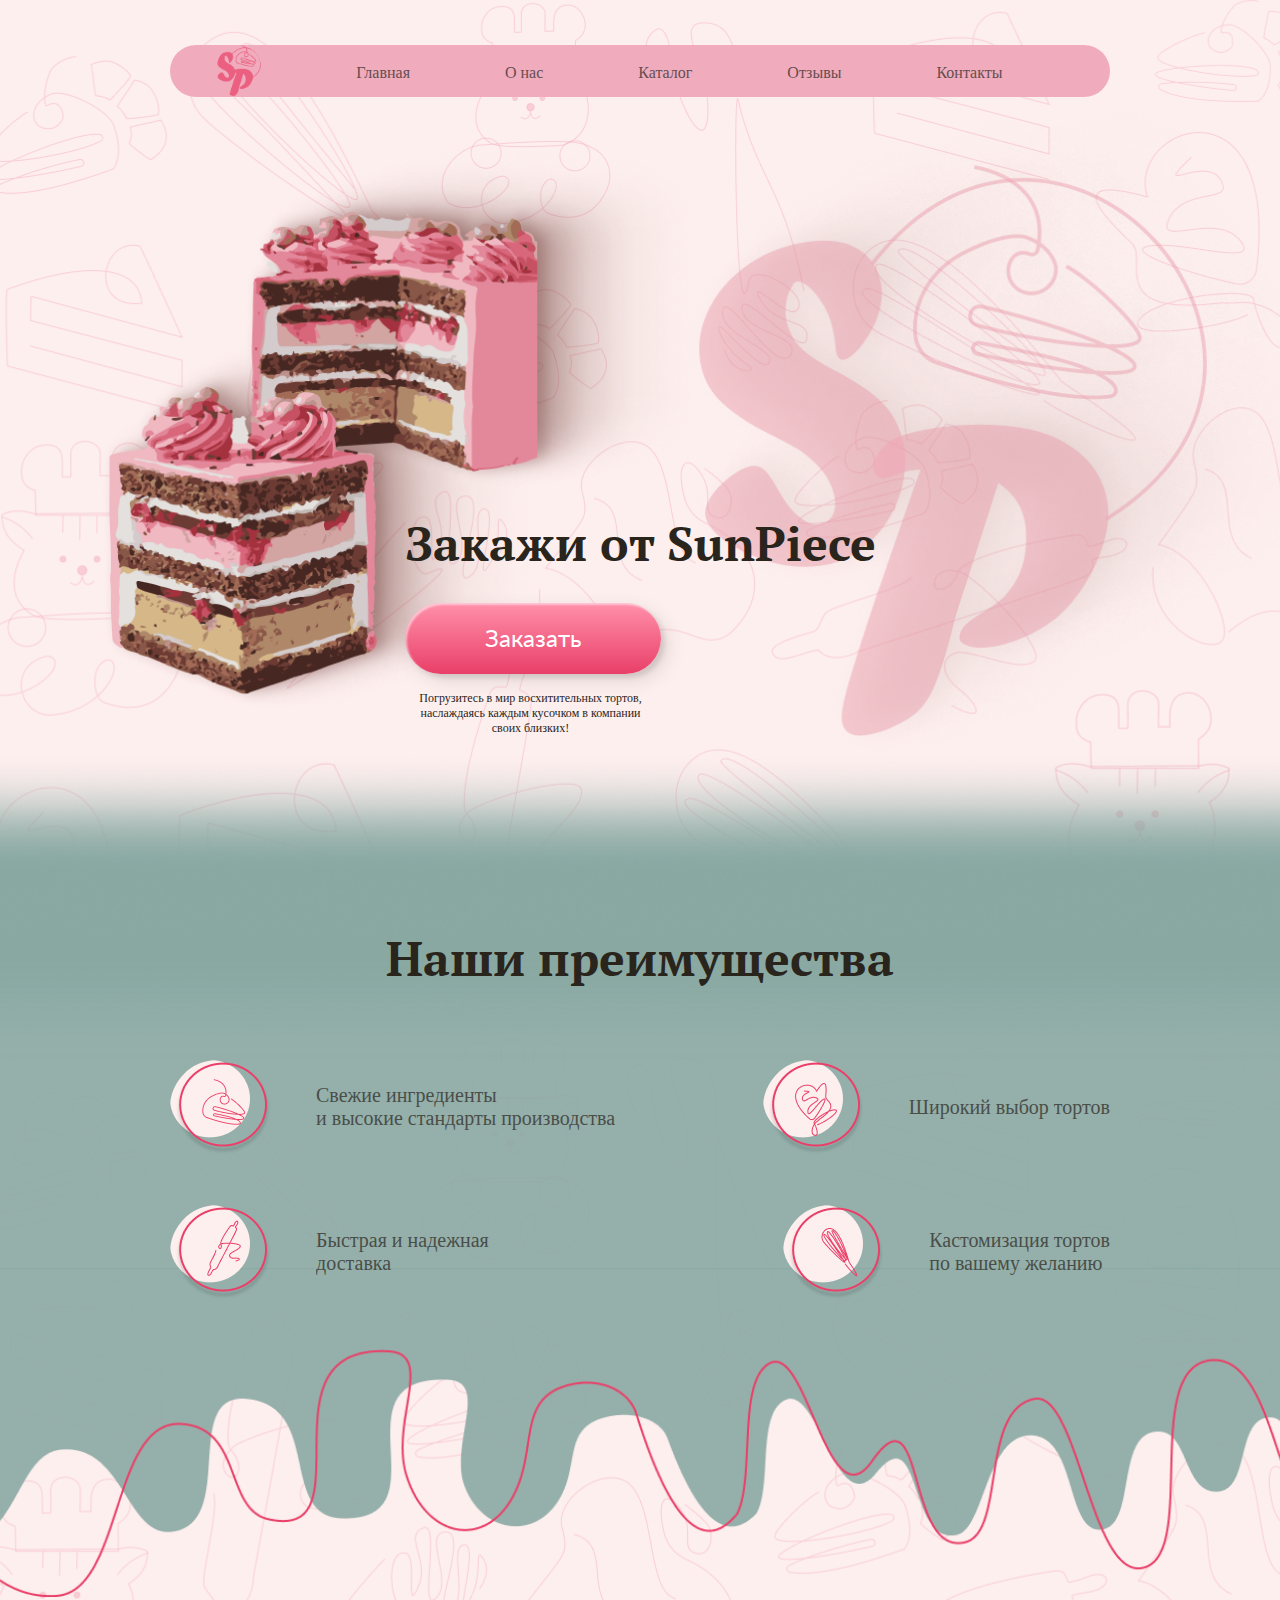
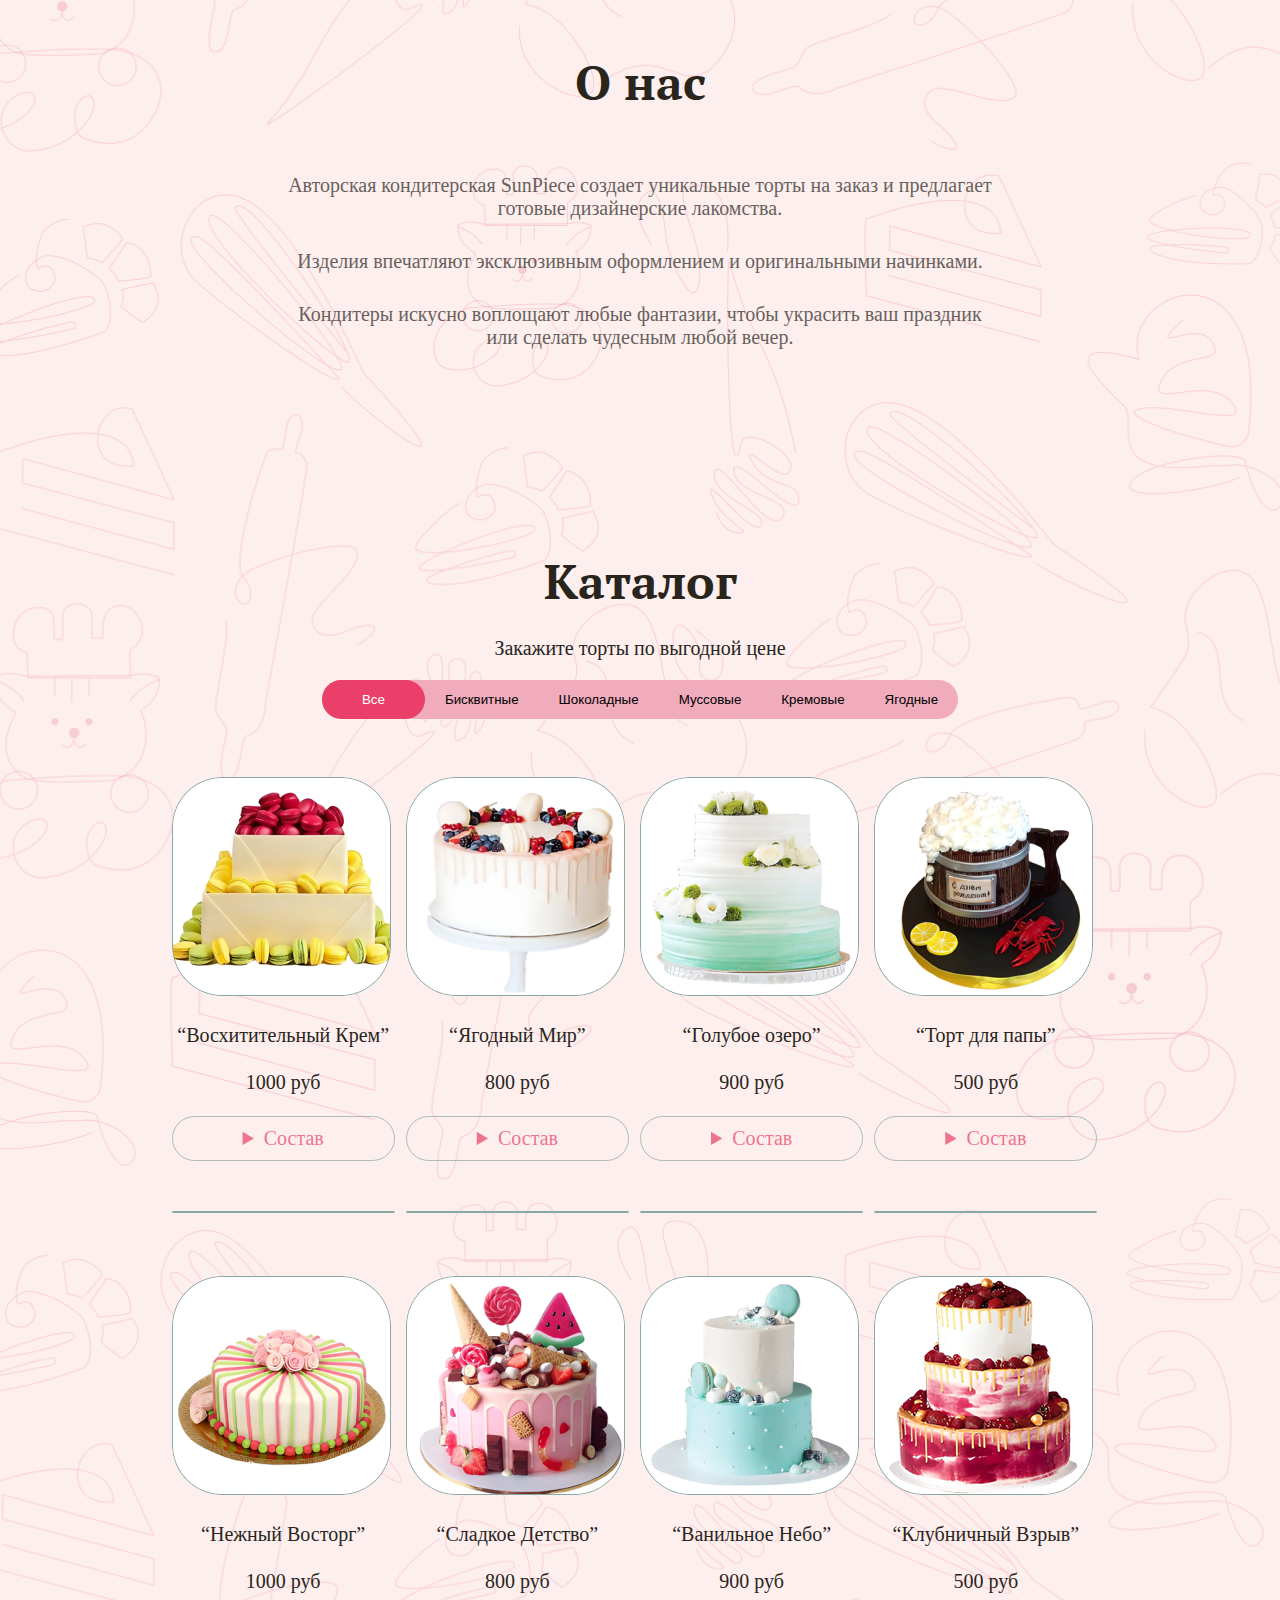
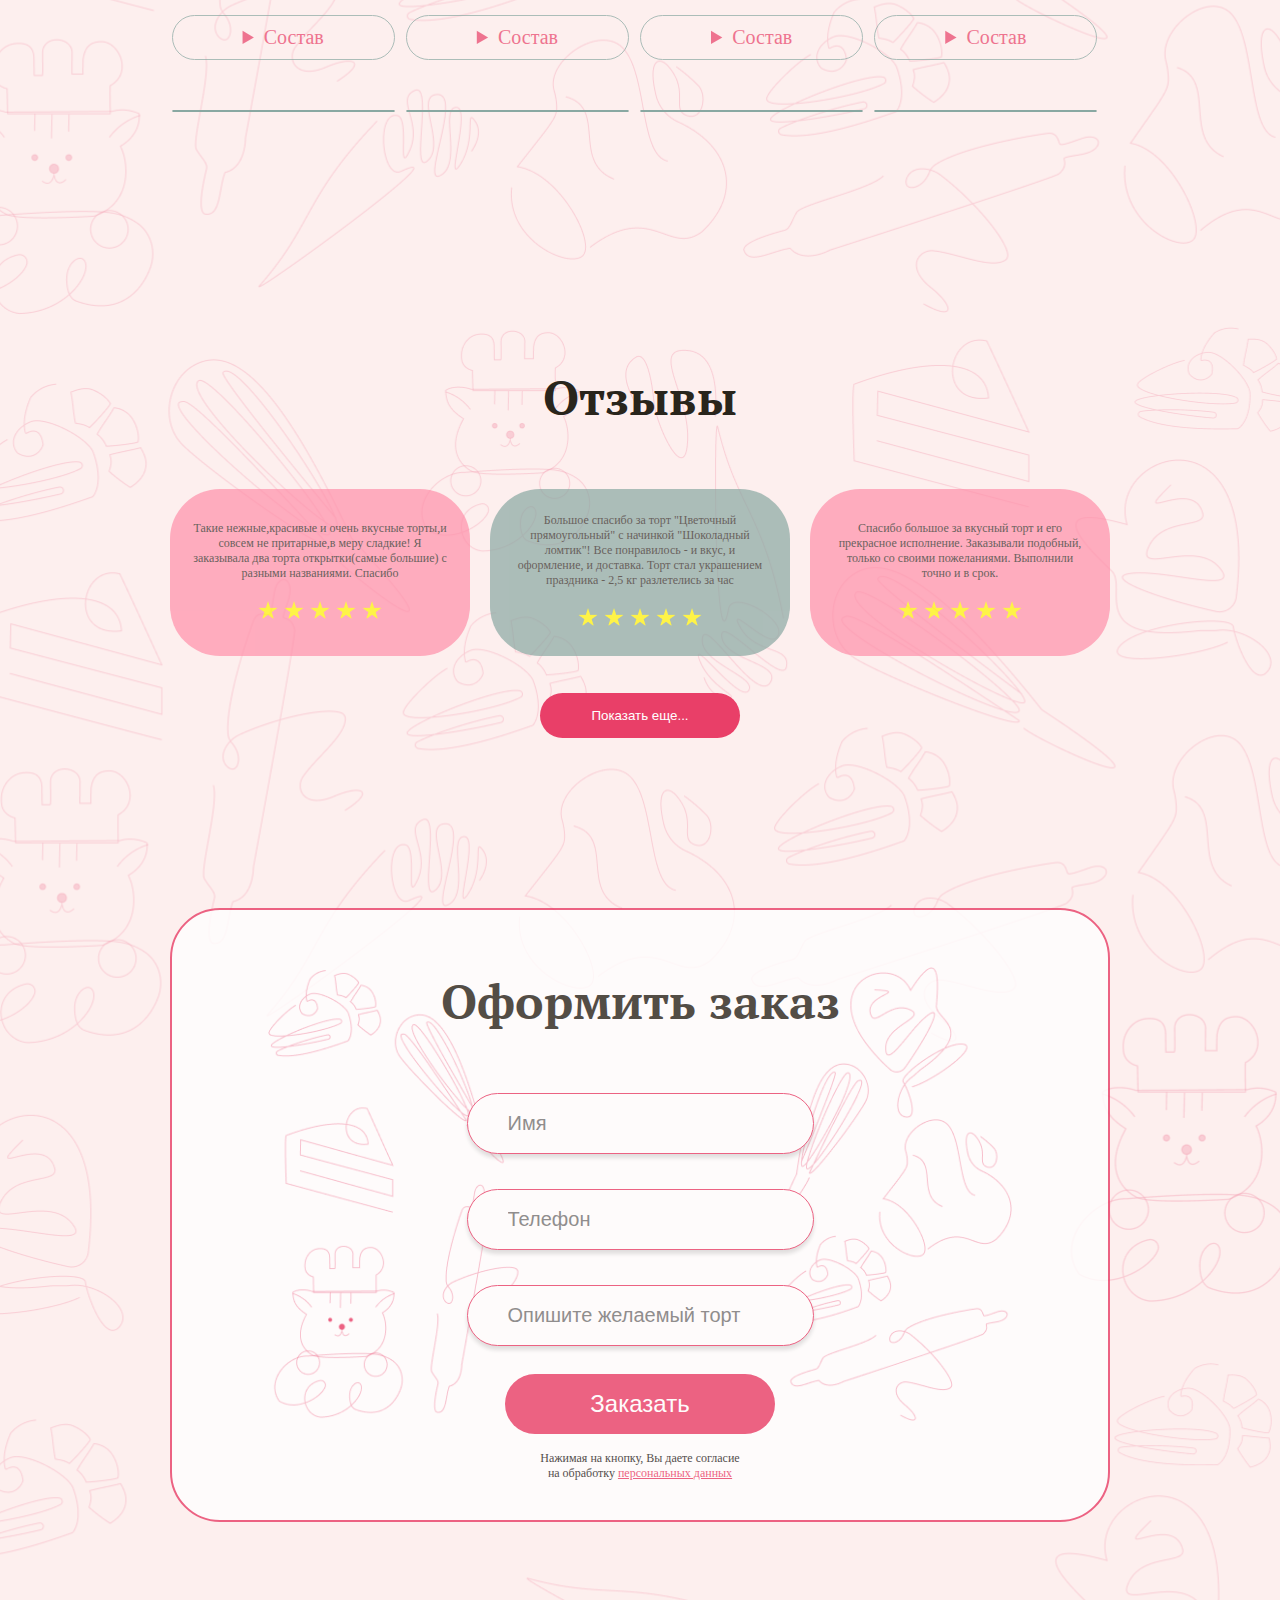
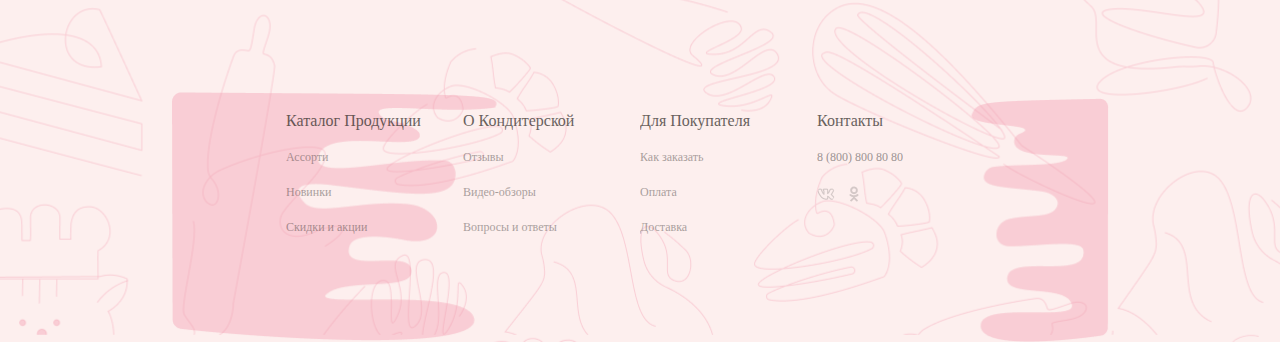
<file: index.html>
<!DOCTYPE html>
<html lang="ru">
<head>
    <meta charset="UTF-8">
    <meta http-equiv="X-UA-Compatible" content="IE=edge">
    <meta name="viewport" content="width=device-width, initial-scale=1.0">
    
    <link rel="preconnect" href="https://fonts.googleapis.com">
    <link rel="preconnect" href="https://fonts.gstatic.com" crossorigin>
    <link href="https://fonts.googleapis.com/css2?family=Lato&family=PT+Serif&display=swap" rel="stylesheet">
    <link rel="stylesheet" href="css/style.css">
    <title>Cake</title>
    
</head>
<body>
        <div id="main-li"></div>
        <div class="container">
            <header id="nav">
                    <ul class="menu">
                        <li><a href="#"><img class="logotip" src="img/logo.png" alt="logo"></a></li>
                        <li><a href="#main-li" class="active">Главная</a></li>
                        <li><a href="#about">О нас</a></li>
                        <li><a href="#catalog-li">Каталог</a></li>
                        <li><a href="#reviews">Отзывы</a></li>
                        <li><a href="#contacts">Контакты</a></li>
                    </ul>
                    <button class="burger" onclick="toggleMenu()">
                        <span class="line line-1"></span>
                        <span class="line line-2"></span>
                        <span class="line line-3"></span>
                    </button>
            </header>
        </div>
        
        <div class="container">
            <div class="content-1">
                <h1>Закажи от SunPiece</h1>
                <button class="custom-btn btn-3">
                    <span><a href="#button-1">Заказать</a></span>
                </button>
                <p>Погрузитесь в мир восхитительных тортов, 
                   наслаждаясь каждым кусочком в компании своих близких!
                </p>
            </div>
        </div>

        <div class="container">
            <div class="content-2">
                <h1>Наши преимущества</h1>
                <div class="advantagt">
                    <div class="ad-1">
                        <img src="img/icon-1.png" alt="1">
                        <p>Свежие ингредиенты<br>
                            и высокие стандарты производства</p>
                    </div>
                    <div class="ad-1">
                        <img src="img/icon-2.png" alt="2">
                        <p>Широкий выбор тортов</p>
                    </div>
                    <div class="ad-1">
                        <img src="img/icon-3.png" alt="3">
                        <p>Быстрая и надежная<br>
                            доставка</p>
                    </div>
                    <div class="ad-1">
                        <img src="img/icon-4.png" alt="4">
                        <p>Кастомизация тортов<br>
                            по вашему желанию</p>
                    </div>
                </div>
            </div>
        </div>

        <div id="about"></div>
        <div class="container">
            <div class="content-3">
                <h1>О нас</h1>
                <p>Авторская кондитерская SunPiece создает уникальные торты на заказ 
                    и предлагает готовые дизайнерские лакомства.</p>
                    
                <p>Изделия впечатляют эксклюзивным оформлением и оригинальными начинками.</p>
                    
                <p>Кондитеры искусно воплощают любые фантазии, чтобы украсить ваш праздник 
                    или сделать чудесным любой вечер.</p>
            </div>
        </div>

        <div id="catalog-li"></div>
        <div class="container">
            <div class="content-4">
                <h1>Каталог</h1>
                <p>Закажите торты по выгодной цене</p>
                    <div id="catalog">
                        <button class="btn active" onclick="filterSelection('all')"> Все</button>
                        <button class="btn" onclick="filterSelection('biscuit')"> Бисквитные</button>
                        <button class="btn" onclick="filterSelection('chocolate')"> Шоколадные</button>
                        <button class="btn" onclick="filterSelection('mousse')"> Муссовые</button>
                        <button class="btn" onclick="filterSelection('cream')"> Кремовые</button>
                        <button class="btn" onclick="filterSelection('berry')"> Ягодные</button>
                    </div>
                <div class="cakes">
                    <div class="content-cake biscuit">
                        <img src="img/cake-1.png" alt="1">
                        <p>“Восхитительный Крем”</p>
                        <p>1000 руб</p>
                        <details>
                            <summary class="set">Состав</summary>
                            <ol>
                                <li>Яйцо 3 шт.</li>
                                <li>Мука 100 гр.</li>
                                <li>Сахар 100 гр</li>
                                <li>Соль 1 щепотка</li>
                                <li>Разрыхлитель</li>
                              </ol>
                        </details>
                        <hr>
                    </div>
                    <div class="content-cake berry">
                        <img src="img/cake-2.png" alt="1">
                        <p>“Ягодный Мир”</p>
                        <p>800 руб</p>
                        <details>
                            <summary class="set">Состав</summary>
                            <ol>
                                <li>Яйцо 3 шт.</li>
                                <li>Мука 100 гр.</li>
                                <li>Сахар 100 гр</li>
                                <li>Соль 1 щепотка</li>
                                <li>Разрыхлитель</li>
                              </ol>
                        </details>
                        <hr>
                    </div>
                    <div class="content-cake biscuit mousse">
                        <img src="img/cake-3.png" alt="1">
                        <p>“Голубое озеро”</p>
                        <p>900 руб</p>
                        <details>
                            <summary class="set">Состав</summary>
                            <ol>
                                <li>Яйцо 3 шт.</li>
                                <li>Мука 100 гр.</li>
                                <li>Сахар 100 гр</li>
                                <li>Соль 1 щепотка</li>
                                <li>Разрыхлитель</li>
                              </ol>
                        </details>
                        <hr>
                    </div>
                    <div class="content-cake chocolate">
                        <img src="img/cake-4.png" alt="1">
                        <p>“Торт для папы”</p>
                        <p>500 руб</p>
                        <details>
                            <summary class="set">Состав</summary>
                            <ol>
                                <li>Яйцо 3 шт.</li>
                                <li>Мука 100 гр.</li>
                                <li>Сахар 100 гр</li>
                                <li>Соль 1 щепотка</li>
                                <li>Разрыхлитель</li>
                              </ol>
                        </details>
                        <hr>
                    </div>
                    <div class="content-cake cream mousse">
                        <img src="img/cake-5.png" alt="1">
                        <p>“Нежный Восторг”</p>
                        <p>1000 руб</p>
                        <details>
                            <summary class="set">Состав</summary>
                            <ol>
                                <li>Яйцо 3 шт.</li>
                                <li>Мука 100 гр.</li>
                                <li>Сахар 100 гр</li>
                                <li>Соль 1 щепотка</li>
                                <li>Разрыхлитель</li>
                              </ol>
                        </details>
                        <hr>
                    </div>
                    <div class="content-cake mousse chocolate">
                        <img src="img/cake-6.png" alt="1">
                        <p>“Сладкое Детство”</p>
                        <p>800 руб</p>
                        <details>
                            <summary class="set">Состав</summary>
                            <ol>
                                <li>Яйцо 3 шт.</li>
                                <li>Мука 100 гр.</li>
                                <li>Сахар 100 гр</li>
                                <li>Соль 1 щепотка</li>
                                <li>Разрыхлитель</li>
                              </ol>
                        </details>
                        <hr>
                    </div>
                    <div class="content-cake cream">
                        <img src="img/cake-7.png" alt="1">
                        <p>“Ванильное Небо”</p>
                        <p>900 руб</p>
                        <details>
                            <summary class="set">Состав</summary>
                            <ol>
                                <li>Яйцо 3 шт.</li>
                                <li>Мука 100 гр.</li>
                                <li>Сахар 100 гр</li>
                                <li>Соль 1 щепотка</li>
                                <li>Разрыхлитель</li>
                              </ol>
                        </details>
                        <hr>
                    </div>
                    <div class="content-cake cream berry">
                        <img src="img/cake-8.png" alt="1">
                        <p>“Клубничный Взрыв”</p>
                        <p>500 руб</p>
                        <details>
                            <summary class="set">Состав</summary>
                            <ol>
                                <li>Яйцо 3 шт.</li>
                                <li>Мука 100 гр.</li>
                                <li>Сахар 100 гр</li>
                                <li>Соль 1 щепотка</li>
                                <li>Разрыхлитель</li>
                              </ol>
                        </details>
                        <hr>
                    </div>
                </div>
            </div>
        </div>

        <div id="reviews"></div>
        <div  class="container">
            <div class="content-5">
                <h1>Отзывы</h1>
                <div class="reviews wrapper-boxes">
                    <div class="content-reviews box">
                        <p>Такие нежные,красивые и очень вкусные торты,и совсем не притарные,в меру сладкие!
                            Я заказывала два торта открытки(самые большие) с разными названиями.
                            Спасибо</p>
                        <ul>
                            <li><img src="img/Star-1.png" alt="1"></li>
                            <li><img src="img/Star-1.png" alt="1"></li>
                            <li><img src="img/Star-1.png" alt="1"></li>
                            <li><img src="img/Star-1.png" alt="1"></li>
                            <li><img src="img/Star-1.png" alt="1"></li>
                        </ul>
                    </div>
                    <div class="content-reviews box">
                        <p>Большое спасибо за торт "Цветочный прямоугольный" с начинкой "Шоколадный ломтик"! 
                            Все понравилось - и вкус, и оформление, и доставка. Торт стал украшением 
                            праздника - 2,5 кг разлетелись за час</p>
                        <ul>
                            <li><img src="img/Star-1.png" alt="1"></li>
                            <li><img src="img/Star-1.png" alt="1"></li>
                            <li><img src="img/Star-1.png" alt="1"></li>
                            <li><img src="img/Star-1.png" alt="1"></li>
                            <li><img src="img/Star-1.png" alt="1"></li>
                        </ul>
                    </div>
                    <div class="content-reviews box">
                        <p>Спасибо большое за вкусный торт и его прекрасное исполнение. Заказывали подобный, 
                            только со своими пожеланиями. Выполнили точно и в срок.</p>
                        <ul>
                            <li><img src="img/Star-1.png" alt="1"></li>
                            <li><img src="img/Star-1.png" alt="1"></li>
                            <li><img src="img/Star-1.png" alt="1"></li>
                            <li><img src="img/Star-1.png" alt="1"></li>
                            <li><img src="img/Star-1.png" alt="1"></li>
                        </ul>
                    </div>
                    <div class="content-reviews box">
                        <p>Заказывала тортик на день рождения здесь впервые. Всё очень понравилось! 
                            Торт бесподобный, очень красивый и вкусный, начинки-супер! 
                            Оформление заказа, доставка, всё на высшем уровне! Спасибо большое!</p>
                        <ul>
                            <li><img src="img/Star-1.png" alt="1"></li>
                            <li><img src="img/Star-1.png" alt="1"></li>
                            <li><img src="img/Star-1.png" alt="1"></li>
                            <li><img src="img/Star-1.png" alt="1"></li>
                            <li><img src="img/Star-1.png" alt="1"></li>
                        </ul>
                    </div>
                    <div class="content-reviews box">
                        <p>Очень красивый торт"Девушка в цветах".Вкус божественный,нежный-черничное мороженое.
                            Спасибо огромное!Спасибо за своевременную доставку.</p>
                        <ul>
                            <li><img src="img/Star-1.png" alt="1"></li>
                            <li><img src="img/Star-1.png" alt="1"></li>
                            <li><img src="img/Star-1.png" alt="1"></li>
                            <li><img src="img/Star-1.png" alt="1"></li>
                            <li><img src="img/Star-1.png" alt="1"></li>
                        </ul>
                    </div>
                    <div class="content-reviews box">
                        <p>Спасибо большое за вкуснейший торт и удовольствие от очень красивого оформления! 
                            А также спасибо за консультацию перед заказом, благодаря которой мы смогли не только 
                            сэкономить, но и выбрать идеальную начинку!</p>
                        <ul>
                            <li><img src="img/Star-1.png" alt="1"></li>
                            <li><img src="img/Star-1.png" alt="1"></li>
                            <li><img src="img/Star-1.png" alt="1"></li>
                            <li><img src="img/Star-1.png" alt="1"></li>
                            <li><img src="img/Star-2.png" alt="1"></li>
                        </ul>
                    </div>
                    <div class="content-reviews box">
                        <p>Такие нежные,красивые и очень вкусные торты,и совсем не притарные,в меру сладкие!
                            Я заказывала два торта открытки(самые большие) с разными названиями.
                            Спасибо</p>
                        <ul>
                            <li><img src="img/Star-1.png" alt="1"></li>
                            <li><img src="img/Star-1.png" alt="1"></li>
                            <li><img src="img/Star-1.png" alt="1"></li>
                            <li><img src="img/Star-1.png" alt="1"></li>
                            <li><img src="img/Star-1.png" alt="1"></li>
                        </ul>
                    </div>
                    <div class="content-reviews box">
                        <p>Большое спасибо за торт "Цветочный прямоугольный" с начинкой "Шоколадный ломтик"! 
                            Все понравилось - и вкус, и оформление, и доставка. Торт стал украшением 
                            праздника - 2,5 кг разлетелись за час</p>
                        <ul>
                            <li><img src="img/Star-1.png" alt="1"></li>
                            <li><img src="img/Star-1.png" alt="1"></li>
                            <li><img src="img/Star-1.png" alt="1"></li>
                            <li><img src="img/Star-1.png" alt="1"></li>
                            <li><img src="img/Star-1.png" alt="1"></li>
                        </ul>
                    </div>
                    <div class="content-reviews box">
                        <p>Спасибо большое за вкусный торт и его прекрасное исполнение. Заказывали подобный, 
                            только со своими пожеланиями. Выполнили точно и в срок.</p>
                        <ul>
                            <li><img src="img/Star-1.png" alt="1"></li>
                            <li><img src="img/Star-1.png" alt="1"></li>
                            <li><img src="img/Star-1.png" alt="1"></li>
                            <li><img src="img/Star-1.png" alt="1"></li>
                            <li><img src="img/Star-1.png" alt="1"></li>
                        </ul>
                    </div>
                </div>
                <button id="button">Показать еще...</button>
            </div>
        </div>

        <div id="button-1"></div>
        <div class="container">
            <div class="content-6">
                <h1>Оформить заказ</h1>
                <div class="form">
                    <form action="order.html">
                        <input type="text" id="fname" placeholder="Имя" name="name" required>
                        <input type="text" id="lname" placeholder="Телефон" name="phone" required>
                        <input type="text" id="tname" placeholder="Опишите желаемый торт" name="text" required>
                        <input class="button" type="submit" value="Заказать">
                        <p>Нажимая на кнопку, Вы даете согласие<br> на обработку 
                        <span class="pd">персональных данных</span></p>
                    </form>
                    
                </div>
                
            </div>
        </div>

        <footer>
            <div class="container">
                <div class="content-7" id="contacts">
                    <ul>
                        <li><a href="#">Каталог Продукции</a></li>
                        <li><a href="#">Ассорти</a></li>
                        <li><a href="#">Новинки</a></li>
                        <li><a href="#">Скидки и акции</a></li>
                    </ul>
                    <ul>
                        <li><a href="#">О Кондитерской</a></li>
                        <li><a href="#">Отзывы</a></li>
                        <li><a href="#">Видео-обзоры</a></li>
                        <li><a href="#">Вопросы и ответы</a></li>
                    </ul>
                    <ul>
                        <li><a href="#">Для Покупателя</a></li>
                        <li><a href="#">Как заказать</a></li>
                        <li><a href="#">Оплата</a></li>
                        <li><a href="#">Доставка</a></li>
                    </ul>
                    <ul>
                        <li><a href="#">Контакты</a></li>
                        <li>8 (800) 800 80 80</li>
                        <li class="contacts-2"><a href="#"><img src="img/vk.png" alt="vk"></a>
                                               <a href="#"><img src="img/ok.png" alt="ok"></a>
                        </li>
                    </ul>    
                </div>
            </div>
        </footer>
        <script src="js/script.js"></script> 
</body>
</html>
</file>
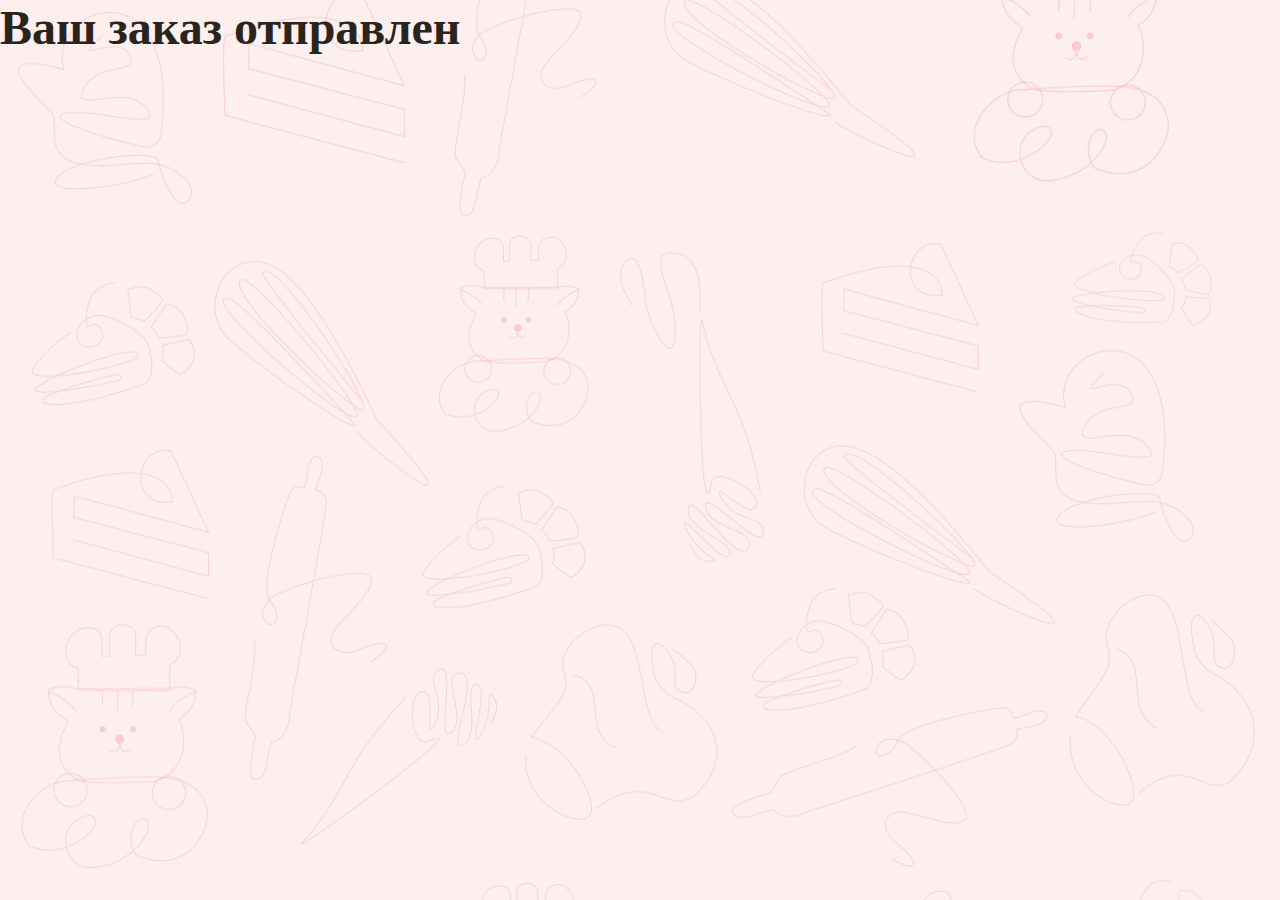
<file: order.html>
<!DOCTYPE html>
<html lang="en">
<head>
    <meta charset="UTF-8">
    <meta http-equiv="X-UA-Compatible" content="IE=edge">
    <meta name="viewport" content="width=device-width, initial-scale=1.0">
    <link rel="stylesheet" href="style.css">
    <title>Document</title>
</head>
<body>
    <h1>Ваш заказ отправлен</h1>
</body>
</html>
</file>
<file: css/style.css>
body{
    font-family: 'Lato' sans-serif;
    background-color: var(--background-color);
    background-image: url("../img/background.png");
    background-size: no-repeat;
    background-position: center;
    background-size: cover;
}
:root{
    font-size: 16px;
    --background-color: #FDEFEE;
    --main-color: #29251C;
    --pink-color: #E93F68;
    --secondary-color: #ff90aa;
    --secon-color: rgb(240, 172, 189);
    --green-color: #89A8A2;
}
*{
    font-family: 'Lato' sans-serif;
    box-sizing: border-box;
    margin: 0;
    padding: 0;
    border-radius: 50px;
}
.container{
    width: 940px;
    max-width: 100%;
    margin: 0 auto;
}
h1{
    font-family: 'PT Serif', serif;
    font-size: 3rem;
}
p{
    font-size: 16px;
}
h1,p, h6{
    color: var(--main-color);
}

/*Липкое меню*/
.sticky {
    position: fixed;
    top: -45px;
    width: 90%;
    z-index: 1;
}
/*Шапка*/
header{
    max-width: 940px;
    max-height: 52px;
    border: none;
    background-color: var(--secon-color);
    margin-top: 45px;
}
header ul{
    display: flex;
    justify-content: space-around;
    align-items: center;
    list-style: none;
    max-width: 880px;
}
header ul li a:hover{
    color: var(--pink-color);
    opacity: .9;
}
header ul li a{
    text-decoration: none;
    color: var(--main-color);
    opacity: .7;
}
.logotip{
    height: 52px;
}
/*бургер*/
button.burger{
    border: none;
    width: 40px;
    height: 28px;
    display: none;
    flex-direction: column;
    justify-content: space-between;
    align-items: center;
    border-radius: 10px;
    transform: translateX(0px);
    transition: .3s;
}
button.burger.open{
    transform: translateX(-20px);
}
button.burger .line{
    display: block;
    width: 100%;
    height: 2px;
    background-color: black;
    transition: .3s;
}
button.burger.open .line-2{
    width: 0px;
}
button.burger.open .line-1{
   transform: rotateZ(45deg) translateX(45%);
}
button.burger.open .line-3{
    transform: rotateZ(-45deg) translateX(45%);
}
/*Главный блок*/
.content-1{
    margin-top: 44%;
    margin-left: 25%
}
.content-1 img {
    position: fixed;
    margin-top: -530px;
    margin-left: -333px;
    z-index: 0;
    pointer-events: none;
}
.content-1::before {
    width: 1300.64px;
    max-width: 100%;
    height: 771.37px;
    background-image: url('../img/main-background.png');
    background-size: contain;
    background-repeat: no-repeat;
    background-position: 100px center;
    content: '';
    display: block;
    position: absolute;
    top: 0px;
    left: 50%;
    transform: translateX(-50%);
    z-index: -1;
}
.content-1 button{
    width: 256px;
    height: 71px;
    border: none;
    font-size: 1.5rem;
    color: white;
    margin: 28px 0 17px 0;
    cursor: pointer;
}
.content-1 p{
    font-size: 0.75rem;
    max-width: 251px;
    text-align: center;
}
/*Кнопка главного блока*/
.custom-btn {
    width: 130px;
    height: 40px;
    color: #fff;
    padding: 10px 25px;
    font-family: 'Lato', sans-serif;
    background: transparent;
    transition: all 0.3s ease;
    position: relative;
    display: inline-block;
     box-shadow:inset 2px 2px 2px 0px rgba(255,255,255,.5),
     7px 7px 20px 0px rgba(0,0,0,.1),
     4px 4px 5px 0px rgba(0,0,0,.1);
    outline: none;
}
.btn-3 {
    background: var(--secondary-color);
    background: linear-gradient(0deg, var(--pink-color) 0%, 
                                      var(--secondary-color) 100%);
    width: 130px;
    height: 40px;
    line-height: 42px;
    padding: 0;
    border: none; 
}
.btn-3 a{
    text-decoration: none;
    color: white;
}
.btn-3:before,
.btn-3:after {
    position: absolute;
    content: "";
    right: 0;
    top: 0;
    background: var(--pink-color);
    transition: all 0.3s ease;
}
.btn-3:before {
    height: 0%;
    width: 2px;
}
.btn-3:after {
    width: 0%;
    height: 2px;
}
.btn-3:hover{
    background: transparent;
    box-shadow: none;
}
.btn-3:hover:before {
    height: 100%;
}
.btn-3:hover:after {
    width: 100%;
}
.btn-3 span:hover{
     color: var(--pink-color);
}
.btn-3 a:hover{
    color: var(--pink-color);
}
.btn-3 span:before,
.btn-3 span:after {
    position: absolute;
    content: "";
    left: 0;
    bottom: 0;
    background: var(--pink-color);
    transition: all 0.3s ease;
}
.btn-3 span:before {
    width: 2px;
    height: 0%;
}
.btn-3 span:after {
    width: 0%;
    height: 2px;
}
.btn-3 span:hover:before {
    height: 100%;
}
.btn-3 span:hover:after {
    width: 100%;
}
/*Преимущества*/
.content-2 h1, .content-4 h1, .content-5 h1, .content-6 h1{
    margin: 190px 0 70px 0;
    text-align: center;
}
.advantagt{
    display: flex;
    justify-content: space-between;
    flex-wrap: wrap;
}
.ad-1{
    display: flex;
    align-items: center;
    min-width: 305px;
    margin-bottom: 50px;
}
.ad-1 p{
    font-size: 1.25rem;
    opacity: .7;
    margin-left: 45px;
}
.content-2::before {
    width: 1480px;
    max-width: 100%;
    height: 847px;
    background-image: url('../img/drag-background.png');
    background-size: cover;
    background-repeat: no-repeat;
    background-position: center;
    content: '';
    display: block;
    position: absolute;
    top: 750px;
    left: 50%;
    transform: translateX(-50%);
    z-index: -1;
}
/*О нас*/
.content-3{
    display: flex;
    flex-direction: column;
    justify-content: center;
    align-items: center;
}
.content-3 h1{
    margin: 300px 0 60px 0;
}
.content-3 p{
    font-size: 1.25rem;
    max-width: 710px;
    margin-bottom: 30px;
    opacity: .7;
}
.content-3 h1, .content-3 p, .content-4 h1, 
.content-4 p, .content-5 h1, .content-6 h1{
    text-align: center;
}
/*Каталог*/
.content-4{
    display: flex;
    flex-direction: column;
    align-items: center;
}
.content-4 h1{
    margin: 0;
    margin-top: 170px;
}
.content-4 p{
    font-size: 1.25rem;
    margin: 24px 0 20px 0;
    font-family: 'Lato' sans-serif;
}
#catalog{
    margin-bottom: 58px;
    max-height: 47px;
    display: flex;
    align-items: center;
    justify-content: space-between;
    background: var(--secon-color);
}
.cakes{
    display: flex;
    flex-wrap: wrap;
    justify-content: center;
}
.content-cake{
    margin-right: 11px;
    display: none; /* Скрыто по умолчанию */
}
.show {
    display: block;
}
.btn {
    border: none;
    outline: none;
    cursor: pointer;
    background: none;
    padding: 12px 20px;
}
.btn:hover {
    background-color: #E93F68;
}
.btn.active {
    background-color: #E93F68;
    color: white;
    padding: 12px 40px;
}
.set:hover{
    padding: 10px 70px;
    background-color: var(--secon-color);
    border: var(--secon-color) 1px solid;
    box-shadow: 0px 4px 4px rgba(0, 0, 0, 0.25);
    margin: 22px 0 15px 0;
    font-size: 1.25rem;
    opacity: .7;
}
.set{
    padding: 10px 70px;
    border: 1px solid var(--green-color);
    margin: 22px 0 15px  0;
    font-size: 1.25rem;
    opacity: .7;
    color: var(--pink-color);
    cursor: pointer;
}
hr{
    border: 1px solid var(--green-color);
    margin: 35px 0 63px 0;
}
ol{
    display: flex;
    flex-direction: column;
    align-items: center;
    margin-bottom: 20px;
}
ol li{
    font-size: 1rem;
    opacity: .7;
    margin-bottom: 10px;
}
/*Отзывы*/
#button {
    width: 200px;
    line-height: 45px;
    background-color: var(--pink-color);
    border: none;
    color: #fff;
    display: flex;
    justify-content: center;
    margin-left: auto;
    margin-right: auto;
}
#button:hover {
    background-color: #a82340;
}
.reviews{
    display: flex;
    justify-content: space-between;
    flex-wrap: wrap;
    max-width: 100%;
}
.reviews ul{
    display: flex;
    justify-content: center;
    list-style: none;
}
.reviews ul li{
    margin: 20px 3px 0 3px;
}
.content-reviews{
    max-width: 300px;
    height: 167px;
    text-align: center;
    background-color: var(--secondary-color);
    padding: 35px 21px;
    margin-bottom: 37px;
    display: flex;
    justify-content: space-between;
    flex-direction: column;
    justify-content: center;
    opacity: .7;
}
.content-reviews:nth-child(2n){
    background-color: var(--green-color);
    opacity: .7;
}
.content-reviews p{
    font-size: 0.75rem;
}
.content-5 h1{
    margin-bottom: 60px;
}
/*Оформление заказа*/
.content-6{
    border: 2px solid var(--pink-color);
    padding: 29px 0 39px 0;
    max-width: 100%;
    margin: 170px 0;
    background-color: #fff;
    opacity: .8;
}
.content-6 h1{
    margin: 30px 0 25px 0;
}
form{
    display: flex;
    justify-content: center;
    flex-direction: column;
    align-items: center;
    text-align: center;
}
input[type=text]{
    padding: 18px 40px;
    border: 1px solid var(--pink-color);
    margin-top: 35px;
    box-shadow: 0px 4px 4px rgba(0, 0, 0, 0.15);
    color: var(--pink-color);
    font-size: 1.25rem;
    resize: vertical;
}
input[type=submit]{
    width: 270px;
    height: 60px;
    background: var(--pink-color);
    border: none;
    font-size: 1.5rem;
    color: white;
    margin: 28px 0 17px 0;
}
input[type=submit]:hover {
    background-color: #a82340;
}
.form p{
    font-size: 0.75rem;
}
.pd{
    color: var(--pink-color);
    text-decoration: underline;
}
.content-6::before {
    width: 930px;
    max-width: 100%;
    height: 482px;
    background-image: url('../img/bottom-background.png');
    background-size: contain;
    background-repeat: no-repeat;
    background-position: center;
    content: '';
    display: block;
    position: absolute;
    bottom: auto;
    left: 50%;
    transform: translateX(-50%);
    z-index: -1;
}
/*Футер*/
.content-7{
    display: flex;
    justify-content: center;
    flex-wrap: wrap;
    margin-bottom: 100px;
}
.content-7 ul li{
    list-style: none;
    margin-top: 20px;
    font-size: 0.75rem;
    opacity: .4;
}
.content-7 ul li:nth-child(1){
    font-size: 1rem;
    opacity: .7;
}
.contacts-2{
    display: flex;
}
.contacts-2 a{
    margin-right: 10px;
}
.content-7 ul{
    width: 147px;
    margin-right: 30px;
}
.content-7 ul li a{
    text-decoration: none;
    color: var(--main-color);
}
.content-7 ul li a img{
    width: 18px;
    border-radius: none;
}
.content-7::before {
    width: 940px;
    max-width: 100%;
    height: 250px;
    background-image: url('../img/footer-background.png');
    background-size: contain;
    background-repeat: no-repeat;
    background-position: center;
    content: '';
    display: block;
    position: absolute;
    bottom: auto;
    left: 50%;
    transform: translateX(-50%);
    z-index: -1;
}
select{
    display: none;
}
/*Адаптация*/
@media screen and (max-width: 768px) {
    :root{
        font-size: 14px;
    }
    .container{
        max-width: 90%;
    }
    .content-1::before{
        background-position: 50px center;
        top: -135px;
    }
    .advantagt{
        flex-direction: column;
        align-content: center;
    }
    .content-2::before{
        height: 1070px;
        background-position: center;
        top: 575px;
    }
    .content-6::before, .content-7::before{
        display: none;
    }
}
@media screen and (max-width: 666px) {
    .reviews{
        justify-content: center;
    }
    #catalog{
        background: none;
        display: flex;
        justify-content: center;
        flex-wrap: wrap;
    }
}
@media screen and (max-width:576px){
    header{
        background: none;
    }
    header ul{
        top: 100px;
        position: absolute;
        flex-direction: column;
        align-items: flex-start;
        height: 200px;
        background: white;
        z-index: 2;
        padding: 20px 10px;
        width: 100px;
        transform: translateY(100%);
        opacity: 0;
        pointer-events: none;
        transition: .3s;
    }
    header ul.menu.open{
        transform: translateY(0);
        opacity: 1;
        pointer-events: all;
        border-radius: 10px;
    }
    button.burger{
        display: flex;
    }
    header ul li a.active{
        border: none;
        background: none;
        padding: 0;
    }
    header ul li:nth-child(1){
        display: none;
    }
    input[type=text]{
        padding: 18px 20px;
    }
}
</file>
<file: style.css>
body{
    font-family: 'Lato' sans-serif;
    background-color: var(--background-color);
    background-image: url("img/background.png");
    background-size: no-repeat;
    background-position: center;
    background-size: cover;
}
:root{
    font-size: 16px;
    --background-color: #FDEFEE;
    --main-color: #29251C;
    --pink-color: #E93F68;
    --secondary-color: #ff90aa;
    --secon-color: rgb(240, 172, 189);
    --green-color: #89A8A2;
}

*{
    font-family: 'Lato' sans-serif;
    box-sizing: border-box;
    margin: 0;
    padding: 0;
    border-radius: 50px;
}
h1{
    font-family: 'PT Serif', serif;
    font-size: 3rem;
}
p{
    font-size: 16px;
}
h1,p, h6{
    color: var(--main-color);
}
.container{
    width: 940px;
    max-width: 100%;
    margin: 0 auto;
}
header{
    max-width: 940px;
    max-height: 52px;
    border: none;
    background-color: var(--secon-color);
    margin-top: 45px;
}
/*Липкое меню*/
.sticky {
    position: fixed;
    top: -45px;
    width: 90%;
    z-index: 1;
}
header ul{
    display: flex;
    justify-content: space-around;
    align-items: center;
    list-style: none;
    max-width: 880px;
}
/*header ul li a.active{
    border: var(--pink-color) 1px solid;
    background-color: var(--background-color);
    padding: 16px 40px;
    opacity: .9;
}*/
header ul li a:hover{
    color: var(--pink-color);
    opacity: .9;
}
header ul li a{
    text-decoration: none;
    color: var(--main-color);
    opacity: .7;
}

.content-1 img {
    position: fixed;
    margin-top: -530px;
    margin-left: -333px;
    z-index: 0;
    pointer-events: none;
}
.content-1{
    margin-top: 44%;
    margin-left: 25%
}
.content-1::before {
    width: 1300.64px;
    max-width: 100%;
    height: 771.37px;

    background-image: url('img/main-background.png');
    background-size: contain;
    background-repeat: no-repeat;
    background-position: 100px center;

    content: '';
    display: block;
    position: absolute;
    top: 0px;
    left: 50%;
    transform: translateX(-50%);

    z-index: -1;
}
.content-1 button{
    width: 256px;
    height: 71px;
    border: none;
    font-size: 1.5rem;
    color: white;
    margin: 28px 0 17px 0;
    cursor: pointer;
}
.content-1 p{
    font-size: 0.75rem;
    max-width: 251px;
    text-align: center;
}

.content-2 h1, .content-4 h1, .content-5 h1, .content-6 h1{
    margin: 190px 0 70px 0;
    text-align: center;

}
.advantagt{
    display: flex;
    justify-content: space-between;
    flex-wrap: wrap;
}
.ad-1{
    display: flex;
    align-items: center;
    min-width: 305px;
    margin-bottom: 50px;
}
.ad-1 p{
    font-size: 1.25rem;
    opacity: .7;
    margin-left: 45px;
}
.content-2::before {
    width: 1480px;
    max-width: 100%;
    height: 847px;

    background-image: url('img/drag-background.png');
    background-size: cover;
    background-repeat: no-repeat;
    background-position: center;

    content: '';
    display: block;
    position: absolute;
    top: 750px;
    left: 50%;
    transform: translateX(-50%);

    z-index: -1;
}
.content-3{
    display: flex;
    flex-direction: column;
    justify-content: center;
    align-items: center;
}
.content-3 h1{
    margin: 300px 0 60px 0;
}
.content-3 p{
    font-size: 1.25rem;
    max-width: 710px;
    margin-bottom: 30px;
    opacity: .7;
}
.content-3 h1, .content-3 p, .content-4 h1, .content-4 p, .content-5 h1, .content-6 h1{
    text-align: center;
}
.content-4{
    display: flex;
    flex-direction: column;
    align-items: center;
}
.content-4 h1{
    margin: 0;
    margin-top: 170px;
}
.content-4 p{
    font-size: 1.25rem;
    margin: 24px 0 20px 0;
    font-family: 'Lato' sans-serif;
}
#catalog{
    margin-bottom: 58px;
    max-height: 47px;
    display: flex;
    align-items: center;
    justify-content: space-between;
    background: var(--secon-color);
}
.cakes{
    display: flex;
    flex-wrap: wrap;
    justify-content: center;
}
.content-cake{
    margin-right: 11px;
    display: none; /* Скрыто по умолчанию */
}
.show {
    display: block;
}
/* Стиль кнопок */
.btn {
    border: none;
    outline: none;
    cursor: pointer;
    background: none;
    padding: 12px 20px;

}
  
  /* Добавить светло-серый фон на наведении курсора мыши */
.btn:hover {
    background-color: #E93F68;
}
  
  /* Добавить темный фон для активной кнопки */
.btn.active {
    background-color: #E93F68;
    color: white;
    padding: 12px 40px;
}
.set:hover{
    padding: 10px 70px;
    background-color: var(--secon-color);
    border: var(--secon-color) 1px solid;
    box-shadow: 0px 4px 4px rgba(0, 0, 0, 0.25);
    margin: 22px 0 15px 0;
    font-size: 1.25rem;
    opacity: .7;
}
.set{
    padding: 10px 70px;
    border: 1px solid var(--green-color);
    margin: 22px 0 15px  0;
    font-size: 1.25rem;
    opacity: .7;
    color: var(--pink-color);
    cursor: pointer;
}
.content-button{
    display: flex;
    justify-content: space-between;
}
.korsina{
    padding: 6px 35px;
    border: none;
    background-color: var(--pink-color);
    color: white;
    opacity: .9;
    font-size: 0.9rem;
}
.korsina:hover{
    background: #a82340;
}
.plus{
    border: 1px solid var(--green-color);
    padding: 6px 15px;
    color: var(--pink-color);
    opacity: .7;
    font-size: 0.9rem;
}
.plus:hover{
    background-color: var(--secon-color);
}
hr{
    border: 1px solid var(--green-color);
    margin: 47px 0 63px 0;
}
ol{
    display: flex;
    flex-direction: column;
    align-items: center;
    margin-bottom: 20px;
}
ol li{
    font-size: 1rem;
    opacity: .7;
    margin-bottom: 10px;
}
#button {
    width: 200px;
    line-height: 45px;
    background-color: var(--pink-color);
    border: none;
    color: #fff;
    display: flex;
    justify-content: center;
    margin-left: auto;
    margin-right: auto;
}
#button:hover {
    background-color: #a82340;
}
.slaid{
    font-size: 1.25rem;
    color: var(--pink-color);
    margin-top: 40px;
    text-align  : center;
}
.reviews{
    display: flex;
    justify-content: space-between;
    flex-wrap: wrap;
    max-width: 100%;
}
.reviews ul{
    display: flex;
    justify-content: center;
    list-style: none;
}
.reviews ul li{
    margin: 20px 3px 0 3px;
}
.content-reviews{
    max-width: 300px;
    height: 167px;
    text-align: center;
    background-color: var(--secondary-color);
    padding: 35px 21px;
    margin-bottom: 37px;

    display: flex;
    justify-content: space-between;
    flex-direction: column;
    justify-content: center;
    opacity: .7;
}
.content-reviews:nth-child(2n){
    background-color: var(--green-color);
    opacity: .7;
}
.content-reviews p{
    font-size: 0.75rem;
}
.content-5 h1{
    margin-bottom: 60px;
}
.content-6{
    border: 2px solid var(--pink-color);
    padding: 29px 0 39px 0;
    max-width: 100%;
    margin: 170px 0;
}
.content-6 h1{
    margin: 30px 0 25px 0;
}
form{
    display: flex;
    justify-content: center;
    flex-direction: column;
    align-items: center;
    text-align: center;
}
input[type=text]{
    padding: 18px 40px;
    border: 1px solid var(--pink-color);
    margin-top: 35px;
    box-shadow: 0px 4px 4px rgba(0, 0, 0, 0.15);
    color: var(--pink-color);
    font-size: 1.25rem;
    resize: vertical;
}

input[type=submit]{
    width: 270px;
    height: 60px;
    background: var(--pink-color);
    border: none;
    font-size: 1.5rem;
    color: white;
    margin: 28px 0 17px 0;
}
input[type=submit]:hover {
    background-color: #a82340;
  }
.form p{
    font-size: 0.75rem;
}
.pd{
    color: var(--pink-color);
    text-decoration: underline;
}
.content-6::before {
    width: 930px;
    max-width: 100%;
    height: 482px;

    background-image: url('img/bottom-background.png');
    background-size: contain;
    background-repeat: no-repeat;
    background-position: center;

    content: '';
    display: block;
    position: absolute;
    bottom: auto;
    left: 50%;
    transform: translateX(-50%);

    z-index: -1;
}
.content-7{
    display: flex;
    justify-content: center;
    flex-wrap: wrap;
    margin-bottom: 100px;
}
.content-7 ul li{
    list-style: none;
    margin-top: 20px;
    font-size: 0.75rem;
    opacity: .4;
}
.content-7 ul li:nth-child(1){
    font-size: 1rem;
    opacity: .7;
}
.content-7 ul div{
    display: flex;
}
.content-7 ul div li{
    margin-right: 10px;
}
.content-7 ul{
    width: 147px;
    margin-right: 30px;
}
.content-7 ul li a{
    text-decoration: none;
    color: var(--main-color);
}
.content-7 ul li a img{
    width: 18px;
    border-radius: none;
}
.content-7::before {
    width: 940px;
    max-width: 100%;
    height: 250px;

    background-image: url('img/footer-background.png');
    background-size: contain;
    background-repeat: no-repeat;
    background-position: center;

    content: '';
    display: block;
    position: absolute;
    bottom: auto;
    left: 50%;
    transform: translateX(-50%);

    z-index: -1;
}
select{
    display: none;
}
@media screen and (max-width: 768px) {
    :root{
        font-size: 14px;
    }
    .container{
        max-width: 90%;
    }
    .content-1::before{
        background-position: 50px center;
        top: -135px;
    }
    .advantagt{
        flex-direction: column;
        align-content: center;
    }
    .content-2::before{
        height: 1070px;
        background-position: center;
        top: 575px;
    }
    .content-6::before, .content-7::before{
        display: none;
    }
   
}
@media screen and (max-width: 666px) {
    .reviews{
        justify-content: center;
    }
    #catalog{
        background: none;
        display: flex;
        justify-content: center;
        flex-wrap: wrap;
    }

 
}
button.burger{
    border: none;
    width: 40px;
    height: 28px;
    display: none;
    flex-direction: column;
    justify-content: space-between;
    align-items: center;
    border-radius: 10px;
    transform: translateX(0px);
    transition: .3s;
}
button.burger.open{
    transform: translateX(-20px);
}
button.burger .line{
    display: block;
    width: 100%;
    height: 2px;
    background-color: black;
    transition: .3s;
}
button.burger.open .line-2{
    width: 0px;
}
button.burger.open .line-1{
   transform: rotateZ(45deg) translateX(45%);
}
button.burger.open .line-3{
    transform: rotateZ(-45deg) translateX(45%);
}
@media screen and (max-width:576px){
    header{
        background: none;
    }
    header ul{
        top: 100px;
        position: absolute;
        flex-direction: column;
        align-items: flex-start;
        height: 200px;
        background: white;
        z-index: 2;
        padding: 20px 10px;
        width: 100px;

        transform: translateY(100%);
        opacity: 0;
        pointer-events: none;

        transition: .3s;
    }
    header ul.menu.open{
        transform: translateY(0);
        opacity: 1;
        pointer-events: all;
        border-radius: 10px;
    }
    button.burger{
        display: flex;
    }
    header ul li a.active{
        border: none;
        background: none;
        padding: 0;
    }
    header ul li:nth-child(1){
        display: none;
    }
    input[type=text]{
        padding: 18px 20px;
    }
}
/*Кнопка*/
.custom-btn {
    width: 130px;
    height: 40px;
    color: #fff;
    padding: 10px 25px;
    font-family: 'Lato', sans-serif;
    background: transparent;

    transition: all 0.3s ease;
    position: relative;
    display: inline-block;
     box-shadow:inset 2px 2px 2px 0px rgba(255,255,255,.5),
     7px 7px 20px 0px rgba(0,0,0,.1),
     4px 4px 5px 0px rgba(0,0,0,.1);
    outline: none;
  }
  /* 3 */
  .btn-3 {
    background: var(--secondary-color);
    background: linear-gradient(0deg, var(--pink-color) 0%, var(--secondary-color) 100%);
    width: 130px;
    height: 40px;
    line-height: 42px;
    padding: 0;
    border: none;
    
  }
  .btn-3 a{
    text-decoration: none;
    color: white;
  }

  .btn-3:before,
  .btn-3:after {
    position: absolute;
    content: "";
    right: 0;
    top: 0;
    background: var(--pink-color);
    transition: all 0.3s ease;
  }
  .btn-3:before {
    height: 0%;
    width: 2px;
  }
  .btn-3:after {
    width: 0%;
    height: 2px;
  }
  .btn-3:hover{
    background: transparent;
    box-shadow: none;
  }
  .btn-3:hover:before {
    height: 100%;
  }
  .btn-3:hover:after {
    width: 100%;
  }
  .btn-3 span:hover{
     color: var(--pink-color);
  }
  .btn-3 a:hover{
    color: var(--pink-color);
 }
  .btn-3 span:before,
  .btn-3 span:after {
    position: absolute;
    content: "";
    left: 0;
    bottom: 0;
    background: var(--pink-color);
    transition: all 0.3s ease;
  }
  .btn-3 span:before {
    width: 2px;
    height: 0%;
  }
  .btn-3 span:after {
    width: 0%;
    height: 2px;
  }
  .btn-3 span:hover:before {
    height: 100%;
  }
  .btn-3 span:hover:after {
    width: 100%;
  }
</file>
